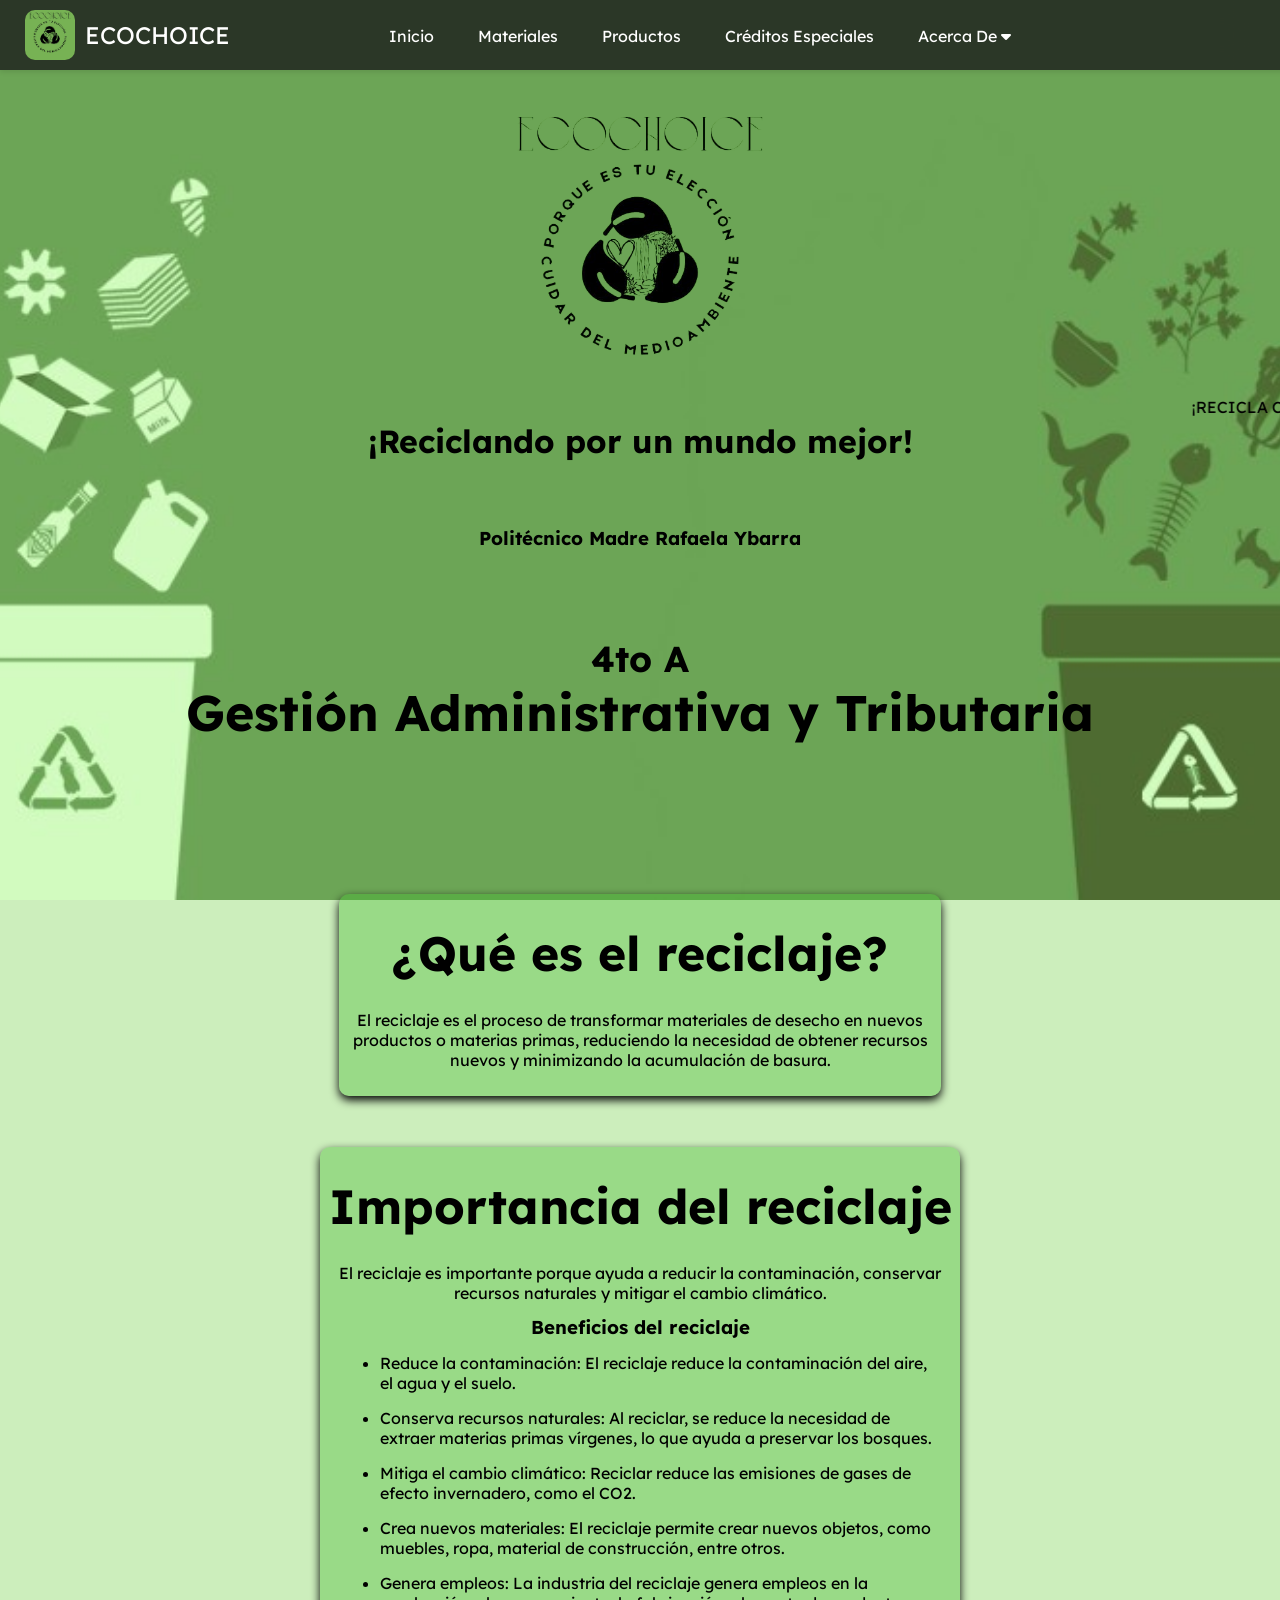
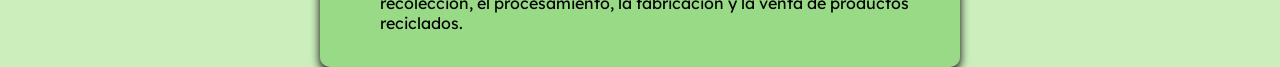
<file: Index.html>
<!DOCTYPE html>
<html lang="es">
<head>
    <meta charset="UTF-8">
    <meta name="viewport" content="width=device-width, initial-scale=1.0">
    <title>ECOCHOICE</title>  
    <link rel="icon" href="IMAGENES/LogoPrueba.ico">
    <link rel="stylesheet" href="Index.css">
    <link rel="preconnect" href="https://fonts.googleapis.com">
    <link rel="preconnect" href="https://fonts.gstatic.com" crossorigin>
    <link href="https://fonts.googleapis.com/css2?family=Lexend&display=swap" rel="stylesheet">
    <link rel="stylesheet" href="https://cdnjs.cloudflare.com/ajax/libs/font-awesome/6.7.2/css/all.min.css" integrity="sha512-Evv84Mr4kqVGRNSgIGL/F/aIDqQb7xQ2vcrdIwxfjThSH8CSR7PBEakCr51Ck+w+/U6swU2Im1vVX0SVk9ABhg==" crossorigin="anonymous" referrerpolicy="no-referrer" />
</head>
<body>
    <div class="Container">
        <a href="Index.html" class="Button">ECOCHOICE<a>
        <img src="IMAGENES/Logo1.jpeg" alt="Logo ECOCHOICE" class="imagenL">
        <nav class="MenuHorizontal">
            <ul>
                <li><a href="#" class="Inicio">Inicio</a></li>    
                <li><a href="Materiales.html" class="FDF">Materiales</a></li>    
                <li><a href="Manualidades.html" class="HN">Productos</a></li>    
                <li><a href="CreditosEspeciales.html" class="Consejos">Créditos Especiales</a></li>
                <li><a href="" class="AcercaDe">Acerca De <i class="fas fa-caret-down"></i></a>     
                    <div  class="MenuVertical">
                        <ul>
                            <li><a href="Nosotros.html" class="">Nosotros</a></li>
                            <li><a href="Contactanos.html" class="">Contactanos</a></li>    
                        </ul>  
                    </div>
                </li>
            </ul>
        </nav>
    </div>

    <header>
        <div class="Imgcontainer">
            <img src="IMAGENES/Logo2.png" alt="Logo secundario ECOCHOICE" class="imagenL2">
        </div>
        
        <h1>¡Reciclando por un mundo mejor!</h1>
        <div class="marquee-container">
            <marquee direction="left" class="marquee">¡RECICLA CON NOSOTROS!</marquee>
        </div>
    </header>

    <main>
        <section class="institucion">
            <h3 class="sub1">Politécnico Madre Rafaela Ybarra</h3>
            <h3 class="Sub3">4to A</h3>
            <h3 class="sub2">Gestión Administrativa y Tributaria</h3>
        </section>

        <section class="definicion-reciclaje">
            <div class="reciclaje">
                <br>
                <h2 class="QER">¿Qué es el reciclaje?</h2>
                </br>

                <br>
                    <p>El reciclaje es el proceso de transformar materiales de desecho
                    en nuevos productos o materias primas, reduciendo la necesidad de obtener recursos nuevos y minimizando
                    la acumulación de basura.</p>
                </br>

            </div>
        </section>
            <div class="Importancia">
                <br>
                <h2>Importancia del reciclaje</h2>
                </br>
                <p class="ImportanciaText">
                    El reciclaje es importante porque ayuda a reducir la contaminación, conservar recursos naturales y mitigar el cambio climático. 
                </p>
                <h3 class="BeneficioR">Beneficios del reciclaje</h3>
                <ul>
                    <li>Reduce la contaminación: El reciclaje reduce la contaminación del aire, el agua y el suelo.</li>
                    <li>Conserva recursos naturales: Al reciclar, se reduce la necesidad de extraer materias primas vírgenes, lo que ayuda a preservar los bosques.</li>
                    <li>Mitiga el cambio climático: Reciclar reduce las emisiones de gases de efecto invernadero, como el CO2.</li>
                    <li>Crea nuevos materiales: El reciclaje permite crear nuevos objetos, como muebles, ropa, material de construcción, entre otros.</li>
                    <li>Genera empleos: La industria del reciclaje genera empleos en la recolección, el procesamiento, la fabricación y la venta de productos reciclados.</li>
                </ul>
            </div>
            <div class="MVV">

            
            
            </div>
            


    </main>

    <script>
        function recargarPagina() {
            location.reload();
        }
    </script>
</body>
</html>
</file>
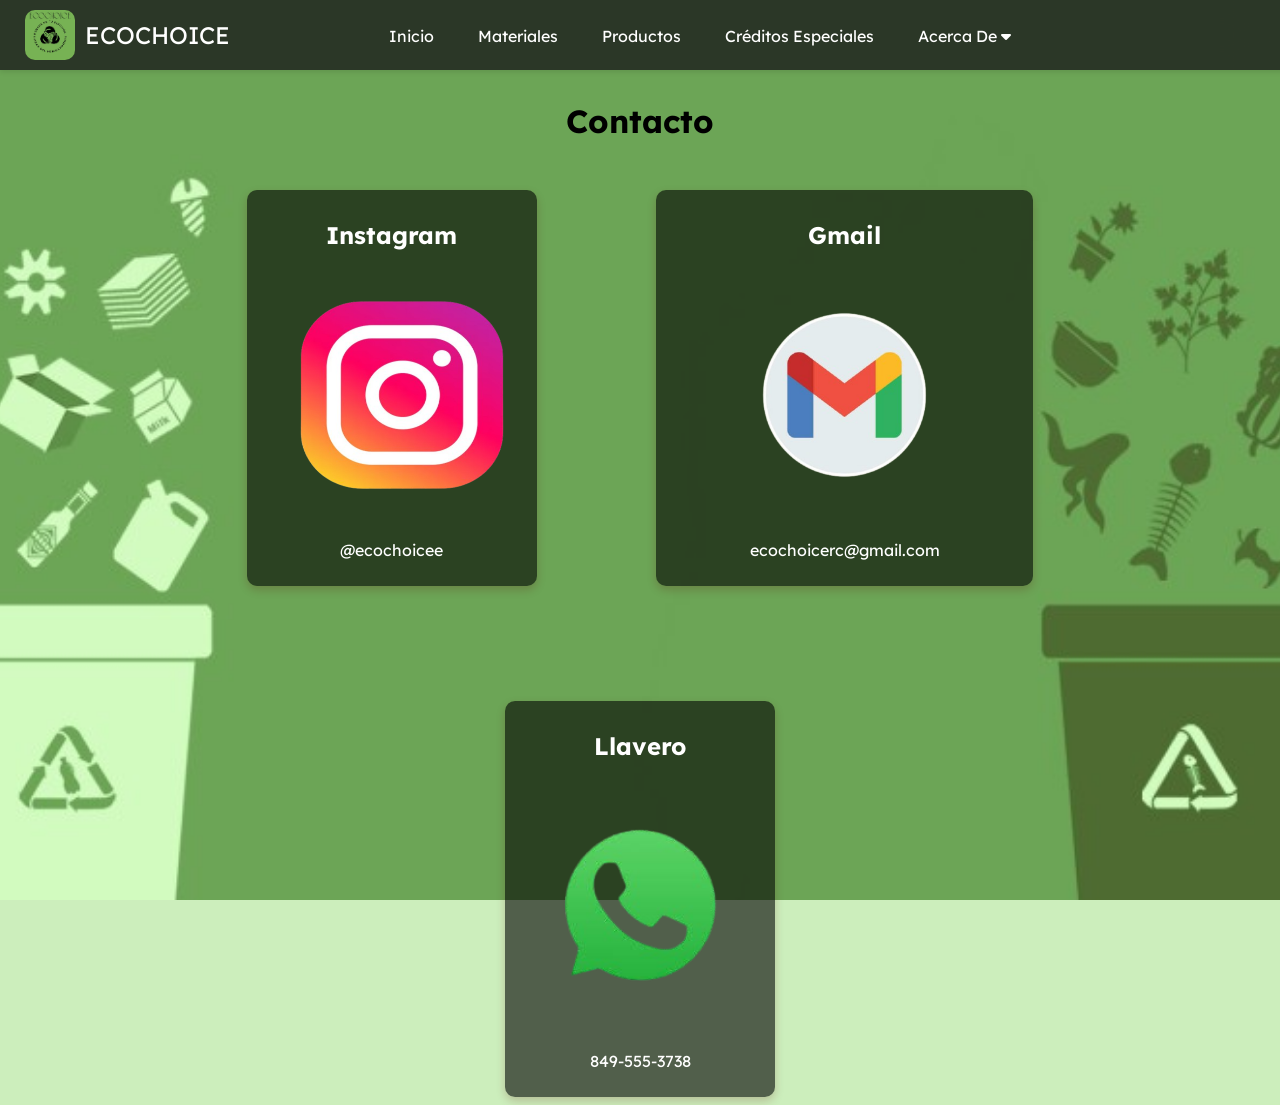
<file: Contactanos.html>
<!DOCTYPE html>
<html lang="es">
<head>
    <meta charset="UTF-8">
    <meta name="viewport" content="width=device-width, initial-scale=1.0">
    <title>ECOCHOICE</title>  
    <link rel="icon" href="IMAGENES/LogoPrueba.ico">
    <link rel="stylesheet" href="Contactanos.css">
    <link rel="preconnect" href="https://fonts.googleapis.com">
    <link rel="preconnect" href="https://fonts.gstatic.com" crossorigin>
    <link href="https://fonts.googleapis.com/css2?family=Lexend&display=swap" rel="stylesheet">
    <link rel="stylesheet" href="https://cdnjs.cloudflare.com/ajax/libs/font-awesome/6.7.2/css/all.min.css" integrity="sha512-Evv84Mr4kqVGRNSgIGL/F/aIDqQb7xQ2vcrdIwxfjThSH8CSR7PBEakCr51Ck+w+/U6swU2Im1vVX0SVk9ABhg==" crossorigin="anonymous" referrerpolicy="no-referrer" />
</head>

<body>
    
    <div class="Container">
        <a href="Index.html" class="Button">ECOCHOICE<a>
        <img src="IMAGENES/Logo1.jpeg" alt="Logo ECOCHOICE" class="imagenL">
        <nav class="MenuHorizontal">
            <ul>
                <li><a href="Index.html" class="Inicio">Inicio</a></li>    
                <li><a href="Materiales.html" class="FDF">Materiales</a></li>    
                <li><a href="Manualidades.html" class="HN">Productos</a></li>    
                <li><a href="CreditosEspeciales.html" class="Consejos">Créditos Especiales</a></li>
                <li><a href="" class="AcercaDe">Acerca De <i class="fas fa-caret-down"></i></a>     
                    <div  class="MenuVertical">
                        <ul>
                            <li><a href="Nosotros.html" class="">Nosotros</a></li>
                            <li><a href="#" class="">Contacto</a></li>    
                        </ul>  
                    </div>
                </li>
            </ul>
        </nav>
    </div>

    
    <h1>Contacto</h1>
    <center>
        
        
        
        <div class="Contactos">
            
            <div><h2>Instagram</h2></div>
            <a href="https://www.instagram.com/ecochoicee?igsh=Yzg2OHhoeG5vcTFl&utm_source=qr" target="_blank"> 
            <img src="IMAGENES/LogoInstagram (2).png" alt="">
            </a>
            <p>@ecochoicee</p>
            
            </div>
            
        <div class="Contactos">
            <div><h2>Gmail</h2></div>
            <img src="IMAGENES/GmailLogo.png" alt="">
            <p>ecochoicerc@gmail.com </p>
            </div>
        
        <div class="Contactos">
            <div><h2>Llavero</h2></div>
            <img src="IMAGENES/Whatsapp.png" alt="">
            <p>849-555-3738</p>
            </div>
        
    </center>
    




</body>
</html>
</file>
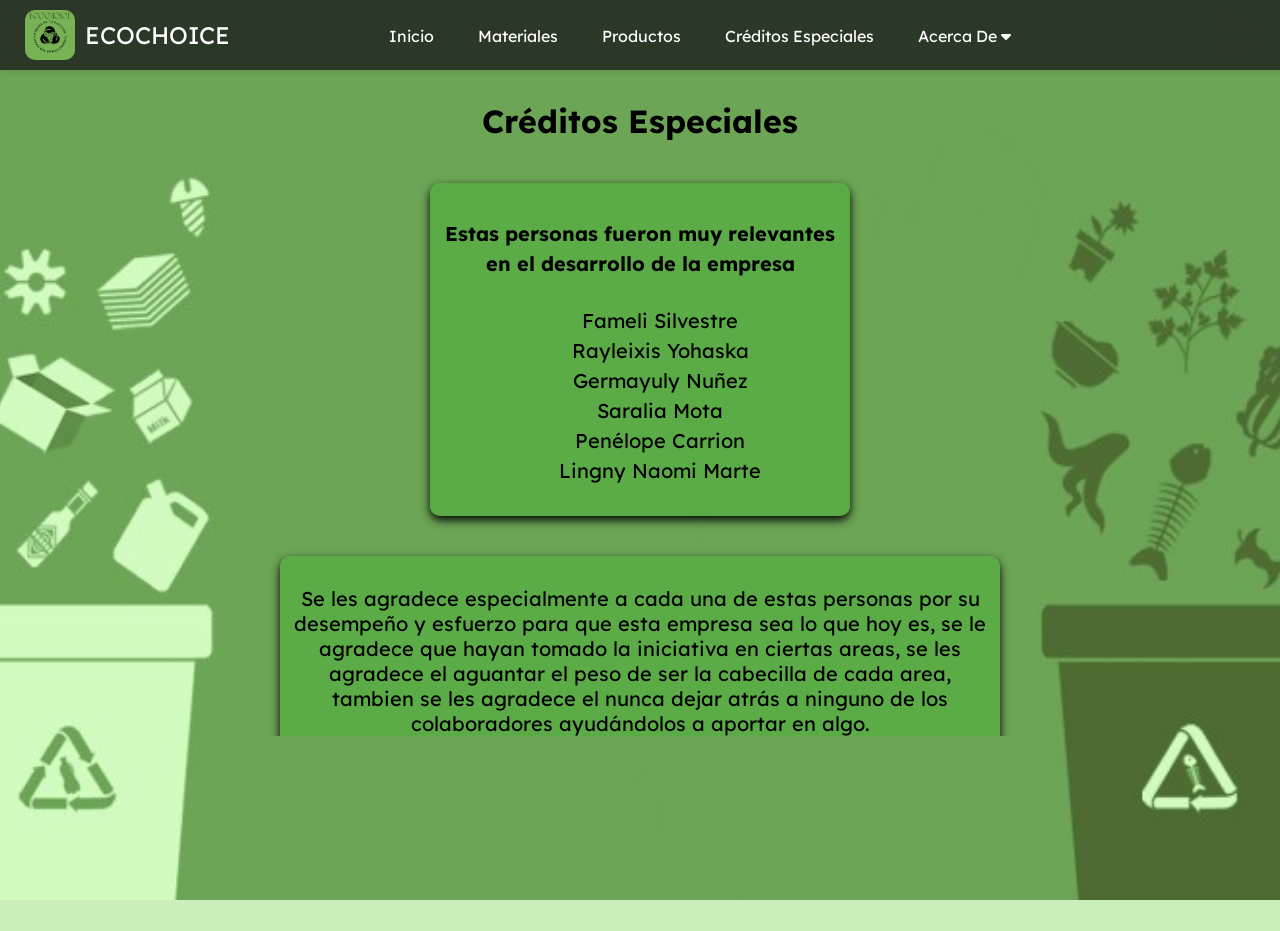
<file: CreditosEspeciales.html>
<!DOCTYPE html>
<html lang="en">
<head>
    <meta charset="UTF-8">
    <meta name="viewport" content="width=device-width, initial-scale=1.0">
    <title>ECOCHOICE</title>
    <link rel="stylesheet" href="CreditosEspeciales.css">
    <link rel="preconnect" href="https://fonts.googleapis.com">
    <link rel="preconnect" href="https://fonts.gstatic.com" crossorigin>
    <link href="https://fonts.googleapis.com/css2?family=Lexend&display=swap" rel="stylesheet">
    <link rel="icon" href="IMAGENES/LogoPrueba.ico">
    <link rel="stylesheet" href="https://cdnjs.cloudflare.com/ajax/libs/font-awesome/6.7.2/css/all.min.css" integrity="sha512-Evv84Mr4kqVGRNSgIGL/F/aIDqQb7xQ2vcrdIwxfjThSH8CSR7PBEakCr51Ck+w+/U6swU2Im1vVX0SVk9ABhg==" crossorigin="anonymous" referrerpolicy="no-referrer" />
</head>
<body>
    <h1>Créditos Especiales</h1>
    <center>
        
<div class="Container">
        <a href="Index.html" class="Button">ECOCHOICE<a>
        <img src="IMAGENES/Logo1.jpeg" alt="Logo ECOCHOICE" class="imagenL">
        <nav class="MenuHorizontal">
            <ul>
                <li><a href="Index.html" class="Inicio">Inicio</a></li>    
                <li><a href="Materiales.html" class="FDF">Materiales</a></li>    
                <li><a href="Manualidades.html" class="HN">Productos</a></li>    
                <li><a href="#" class="Consejos">Créditos Especiales</a></li>
                <li><a href="" class="AcercaDe">Acerca De <i class="fas fa-caret-down"></i></a>     
                    <div  class="MenuVertical">
                        <ul>
                            <li><a href="Nosotros.html" class="">Nosotros</a></li>
                            <li><a href="Contactanos.html" class="">Contactanos</a></li>    
                        </ul>  
                    </div>
                </li>
            </ul>
        </nav>
    </div>
        
        <center>
        <div class="List">
            
            <h4>Estas personas fueron muy relevantes en el desarrollo de la empresa</h4>
            <ul>
                <li> Fameli Silvestre</li>
                <li>Rayleixis Yohaska</li>
                <li>Germayuly Nuñez</li>
                <li> Saralia Mota</li>
                <li>Penélope Carrion</li>
                <li>Lingny Naomi Marte</li>
            </ul>
        </div>
        </center>
        <div class="Agradecimientos">
            <P class="text1">Se les agradece especialmente a cada una de estas personas por su desempeño y esfuerzo para que esta empresa sea lo que hoy es, se le agradece que 
                hayan tomado la iniciativa en ciertas areas, se les agradece el aguantar el peso de ser la cabecilla de cada area, tambien se les agradece el nunca 
                dejar atrás a ninguno de los colaboradores ayudándolos a aportar en algo.</P>
            <p class="text2">OJO: Todos los estudiantes del curso fueron imporantes para la creacion de la empresa, pero estas personas fueron las que más aportaron a todo.</p>
            <br><br><br><br>
        </div>
        
    </center>
    


        
</body>
</html>
</file>
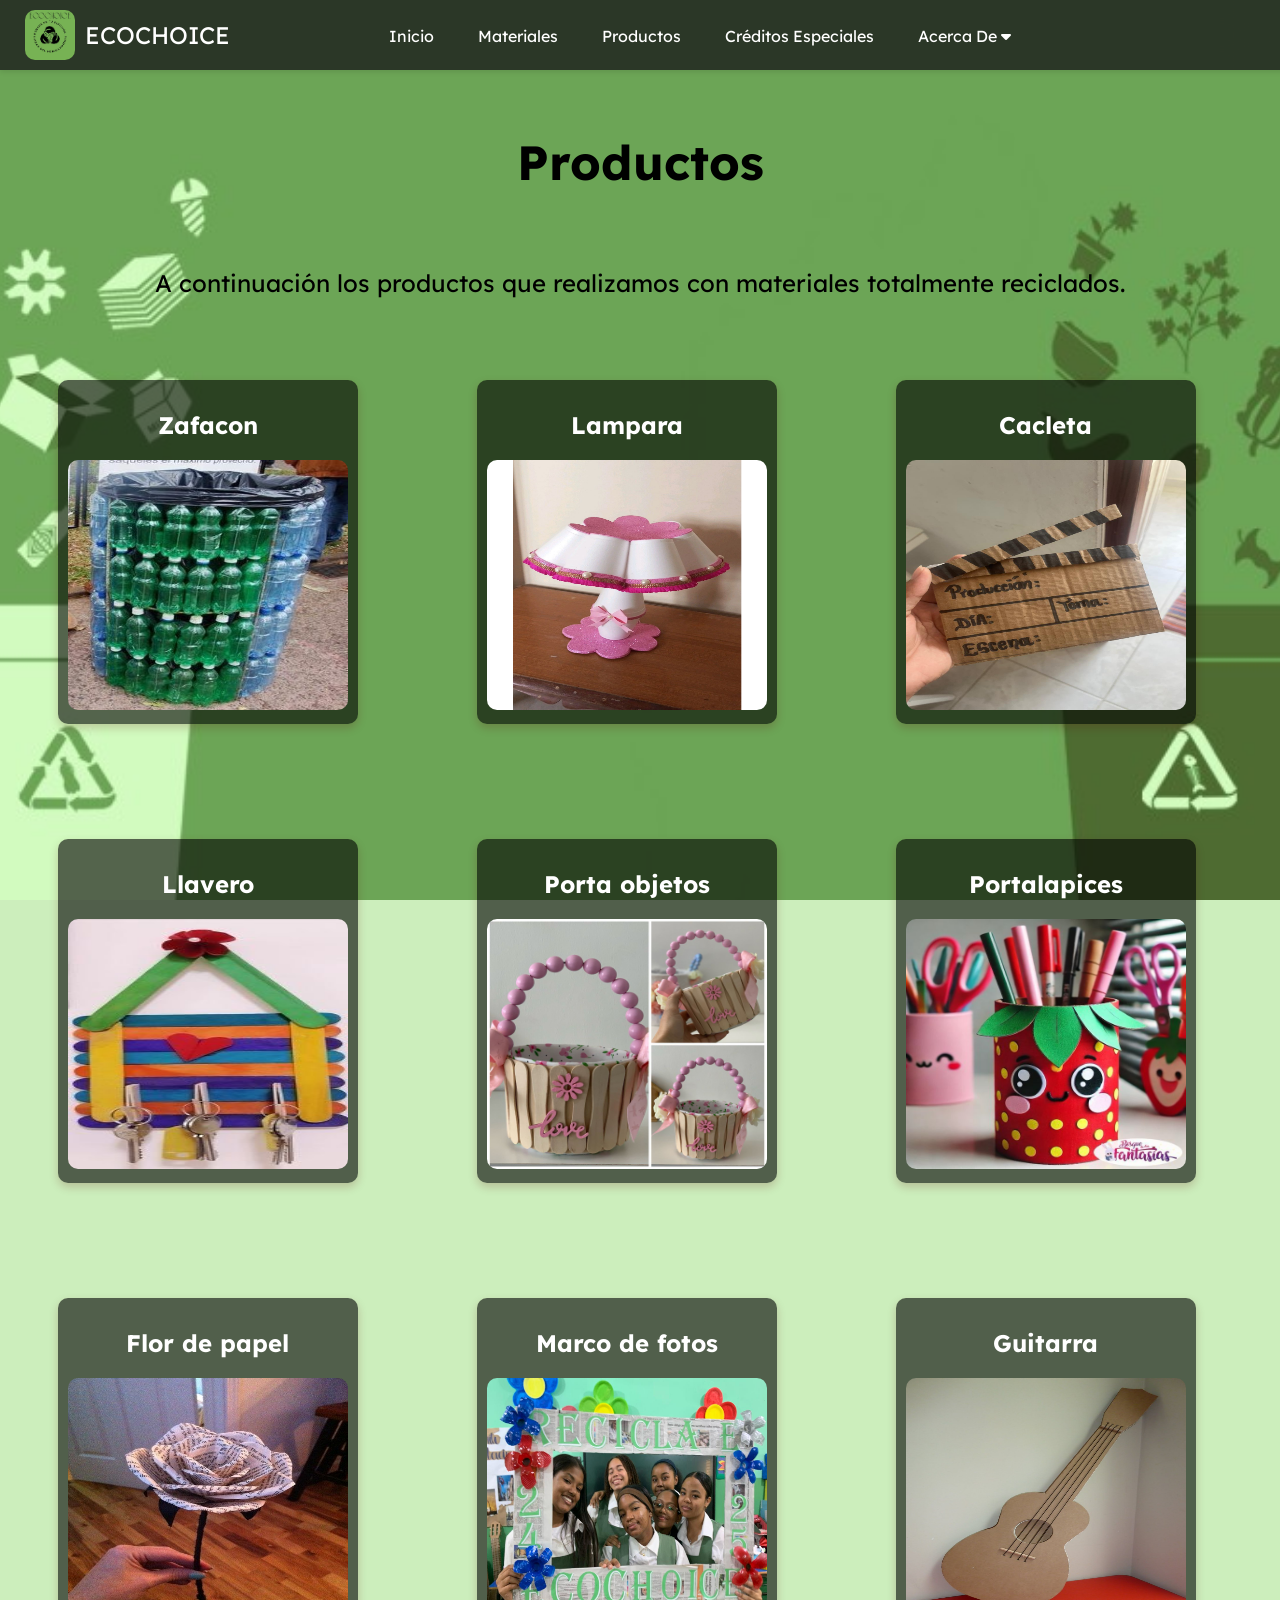
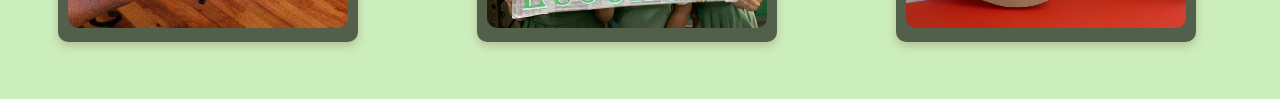
<file: Manualidades.html>
<!DOCTYPE html>
<html lang="en">
<head>
    <meta charset="UTF-8">
    <meta name="viewport" content="width=device-width, initial-scale=1.0">
    <title>ECOCHOICE</title>
    <link rel="stylesheet" href="Manualidades.css">
    <link rel="icon" href="IMAGENES/LogoPrueba.ico">
    <link rel="preconnect" href="https://fonts.googleapis.com">
    <link rel="preconnect" href="https://fonts.gstatic.com" crossorigin>
    <link href="https://fonts.googleapis.com/css2?family=Lexend&display=swap" rel="stylesheet">
    <link rel="stylesheet" href="https://cdnjs.cloudflare.com/ajax/libs/font-awesome/6.7.2/css/all.min.css" integrity="sha512-Evv84Mr4kqVGRNSgIGL/F/aIDqQb7xQ2vcrdIwxfjThSH8CSR7PBEakCr51Ck+w+/U6swU2Im1vVX0SVk9ABhg==" crossorigin="anonymous" referrerpolicy="no-referrer" />
</head>
<body>
    <h1>Productos</h1>
    <br><br><br><br><br><br>

    <center>
        <P class="AContinuacion">A continuación los productos que realizamos con materiales totalmente reciclados.<p>
    </center>
    
    
    

    <div class="Container">
        <a href="Index.html" class="Button">ECOCHOICE<a>
        <img src="IMAGENES/Logo1.jpeg" alt="Logo ECOCHOICE" class="imagenL">
        <nav class="MenuHorizontal">
            <ul>
                <li><a href="Index.html" class="Inicio">Inicio</a></li>    
                <li><a href="Materiales.html" class="FDF">Materiales</a></li>    
                <li><a href="Manualidades.html" class="HN">Productos</a></li>    
                <li><a href="CreditosEspeciales.html" class="Consejos">Créditos Especiales</a></li>
                <li><a href="" class="AcercaDe">Acerca De <i class="fas fa-caret-down"></i></a>     
                    <div  class="MenuVertical">
                        <ul>
                            <li><a href="" class="">Nosotros</a></li>
                            <li><a href="Contactanos.html" class="">Contacto</a></li>    
                        </ul>  
                    </div>
                </li>
            </ul>
        </nav>
    </div>

    <div class="manualidades">
        <div><h2>Zafacon</h2></div>
        <img src="IMAGENES/Zafacon.jpg" alt="">
        </div>
    
    <div class="manualidades">
        <div><h2>Lampara</h2></div>
        <img src="IMAGENES/Lampara.png" alt="">
        </div>
            
    <div class="manualidades">
        <div><h2>Cacleta</h2></div>
        <img src="IMAGENES/Cacleta.jpeg" alt="">
        </div>
    
    <div class="manualidades">
        <div><h2>Llavero</h2></div>
        <img src="IMAGENES/Llavero.jpeg" alt="">
        </div>
        
    <div class="manualidades">
        <div><h2>Porta objetos</h2></div>
        <img src="IMAGENES/PortaAlgo.jpeg" alt=""class="Lampara">
        </div>
                
    <div class="manualidades">
        <div><h2>Portalapices</h2></div>
        <img src="IMAGENES/Portalapices.jpeg" alt="">
        </div>
    <div class="manualidades">
        <div><h2>Flor de papel</h2></div>
        <img src="IMAGENES/Flor1.jpeg" alt="">
        </div>
        <div class="manualidades">
        <div><h2>Marco de fotos</h2></div>
        <img src="IMAGENES/Marco.jpeg" alt="">
        </div>
            <div class="manualidades">
        <div><h2>Guitarra</h2></div>
        <img src="IMAGENES/Guitarra.jpg" alt="">
        </div>
        

</body>
</html>
</file>
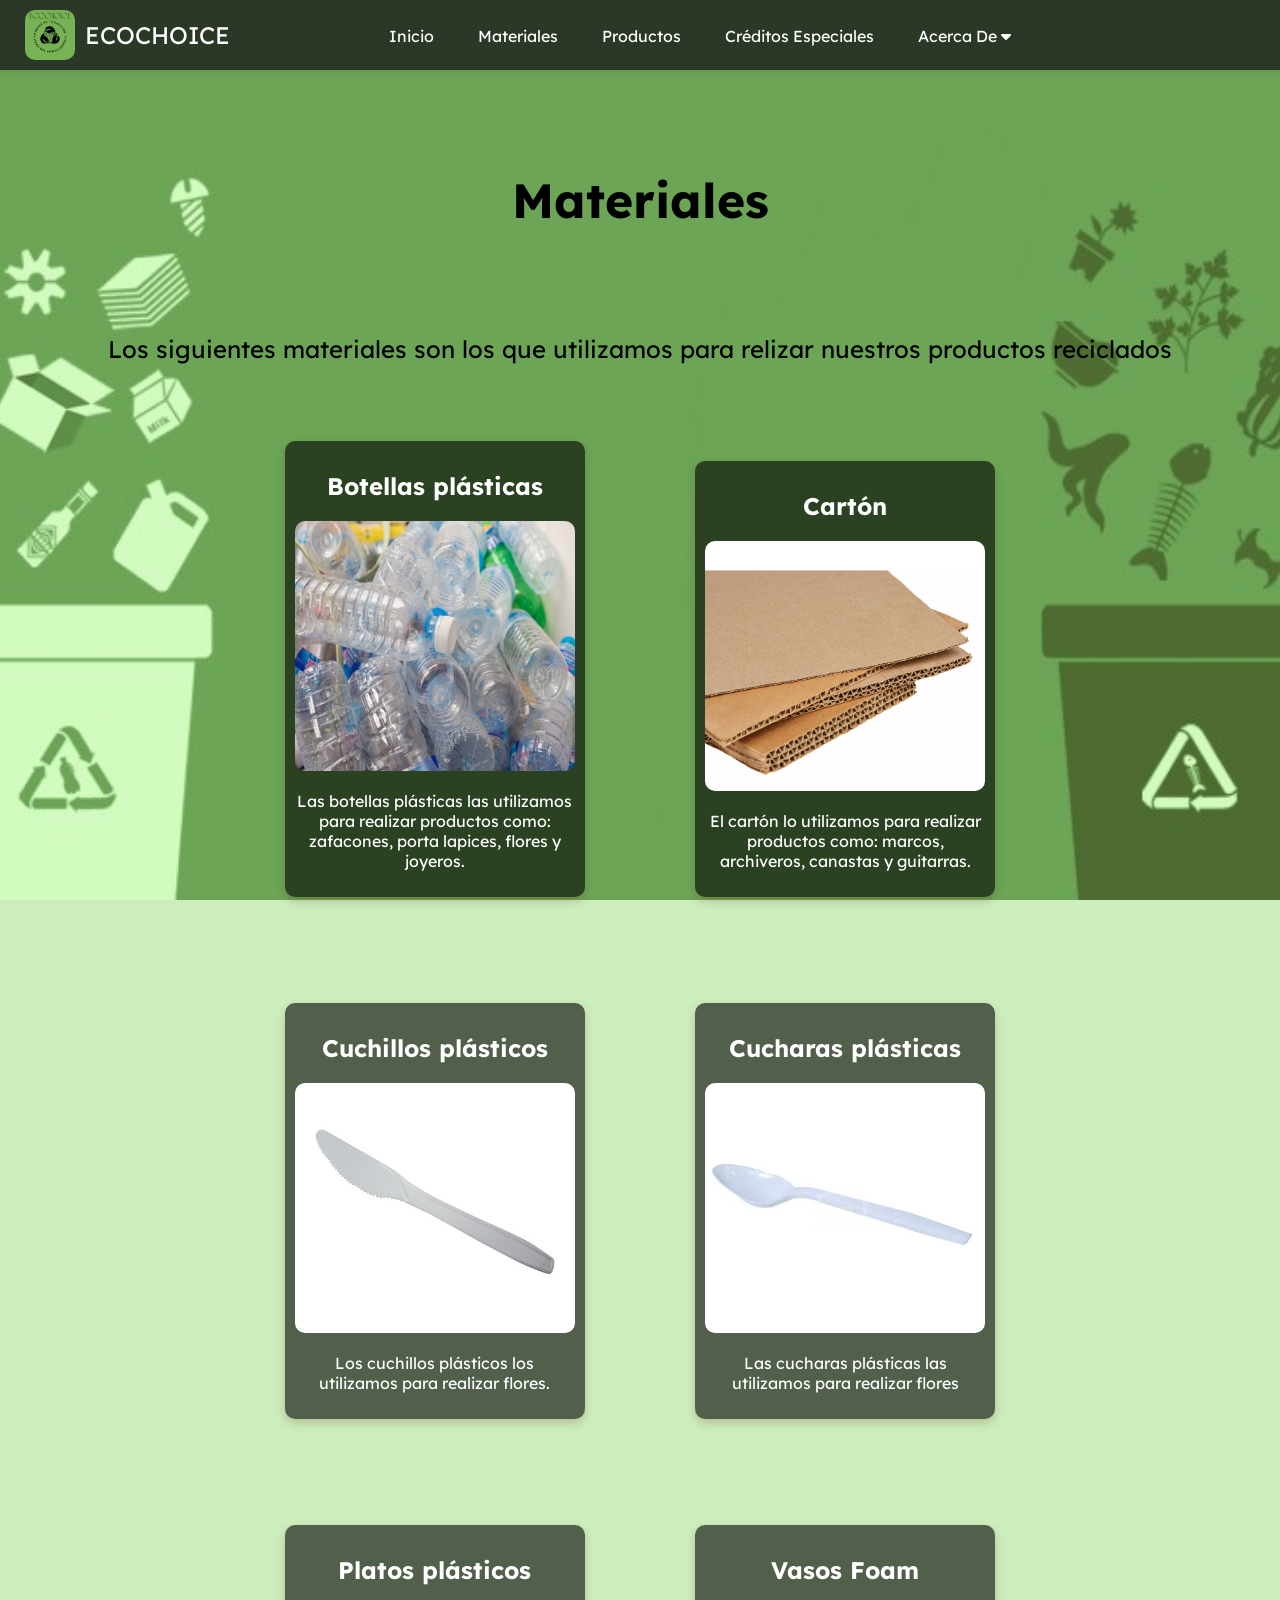
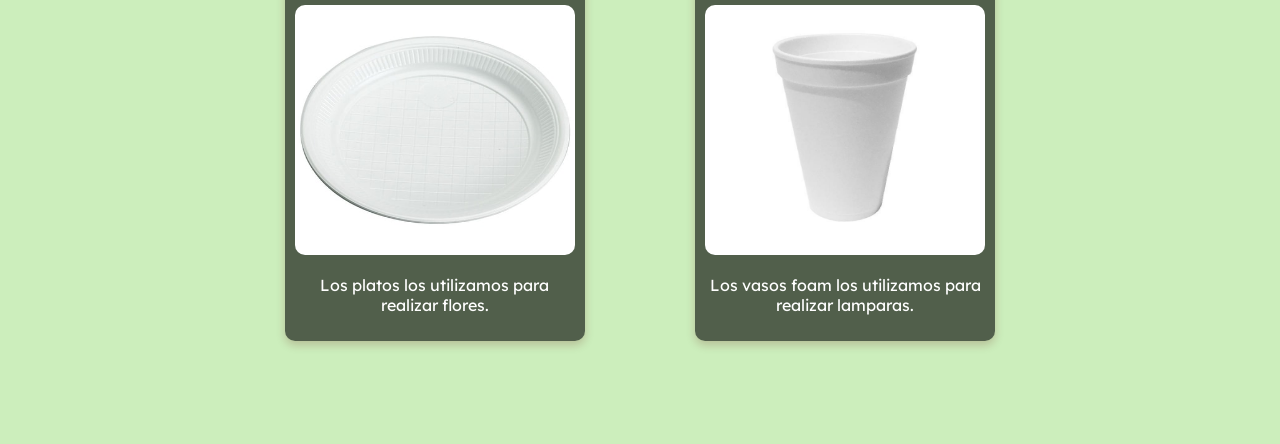
<file: Materiales.html>
<!DOCTYPE html>
<html lang="en">
<head>
    <meta charset="UTF-8">
    <meta name="viewport" content="width=device-width, initial-scale=1.0">
    <link rel="stylesheet" href="Materiales.css">
    <link rel="preconnect" href="https://fonts.googleapis.com">
    <link rel="preconnect" href="https://fonts.gstatic.com" crossorigin>
    <link href="https://fonts.googleapis.com/css2?family=Lexend&display=swap" rel="stylesheet">
    <title>ECOCHOICE</title>
    <link rel="icon" href="IMAGENES/LogoPrueba.ico">
    <link rel="stylesheet" href="https://cdnjs.cloudflare.com/ajax/libs/font-awesome/6.7.2/css/all.min.css" integrity="sha512-Evv84Mr4kqVGRNSgIGL/F/aIDqQb7xQ2vcrdIwxfjThSH8CSR7PBEakCr51Ck+w+/U6swU2Im1vVX0SVk9ABhg==" crossorigin="anonymous" referrerpolicy="no-referrer" />
</head>
<body>


<section id="materiales">
    <h1>Materiales</h1>
    <br><br><br><br><br><br>
    <font size="5px">
    <p>Los siguientes materiales son los que utilizamos para relizar nuestros productos reciclados</p>
    </font>
    
        <div class="Materia">
        <div style="color:white"> <h2>Botellas plásticas</h2> </div>
        <img src="IMAGENES/botellas.jpg" alt="materiales APR2" width= "400px">
        <p>Las botellas plásticas las utilizamos para realizar productos como: zafacones, porta lapices, flores y joyeros.</p> 
        </div>

        <div class="Materia">
        <div style="color:white"> <h2> Cartón </h2> </div>
        <img src="IMAGENES/carton.jpg" alt="Materiales APR2" >
        <p>El cartón lo utilizamos para realizar productos como: marcos, archiveros, canastas y guitarras.</p> 
        </div>

        <div class="Materia"  id="CP">
        <div style="color:white" > <h2>Cuchillos plásticos</h2> </div>
        <img src="IMAGENES/cuchillo.jpg" width="400px">
        <p>Los cuchillos plásticos los utilizamos para realizar flores.</p> 
        </div>

        <div class="Materia" id="cucharas">
        <div style="color:white">  <h2> Cucharas  plásticas</h2> </div>
        <img src="IMAGENES/cucharas.jpg" width="900px">
        <p>Las cucharas plásticas las utilizamos para realizar flores</p> 
        </div> </div>

        <div class="Materia">
        <div style="color:white">  <h2> Platos plásticos</h2> </div>
            <img src="IMAGENES/platos.jpg" width="900px">
            <p>Los platos los utilizamos para realizar flores.</p> 
            </div>
        
            <div class="Materia">
                <div style="color:white">  <h2>Vasos Foam</h2> </div>
                    <img src="IMAGENES/VasoFoam.jpg" width="900px">
                    <p>Los vasos foam los utilizamos para realizar lamparas.</p> 
                    </div> 


        <div class="Container">
            <a href="Index.html" class="Button">ECOCHOICE<a>
            <img src="IMAGENES/Logo1.jpeg" alt="Logo ECOCHOICE" class="imagenL">
            <nav class="MenuHorizontal">
            <ul>
                <li><a href="Index.html" class="Inicio">Inicio</a></li>    
                <li><a href="#" class="FDF">Materiales</a></li>    
                <li><a href="Manualidades.html" class="HN">Productos</a></li>    
                <li><a href="CreditosEspeciales.html" class="Consejos">Créditos Especiales</a></li>
                <li><a href="" class="AcercaDe">Acerca De <i class="fas fa-caret-down"></i></a>     
                    <div  class="MenuVertical">
                        <ul>
                            <li><a href="Nosotros.html" class="">Nosotros</a></li>
                            <li><a href="Contactanos.html" class="">Contacto</a></li>    
                        </ul>  
                    </div>
                </li>
            </ul>
        </nav>
    </div>

        
        
        

    </div>
</section>
</body>
</html>
</file>
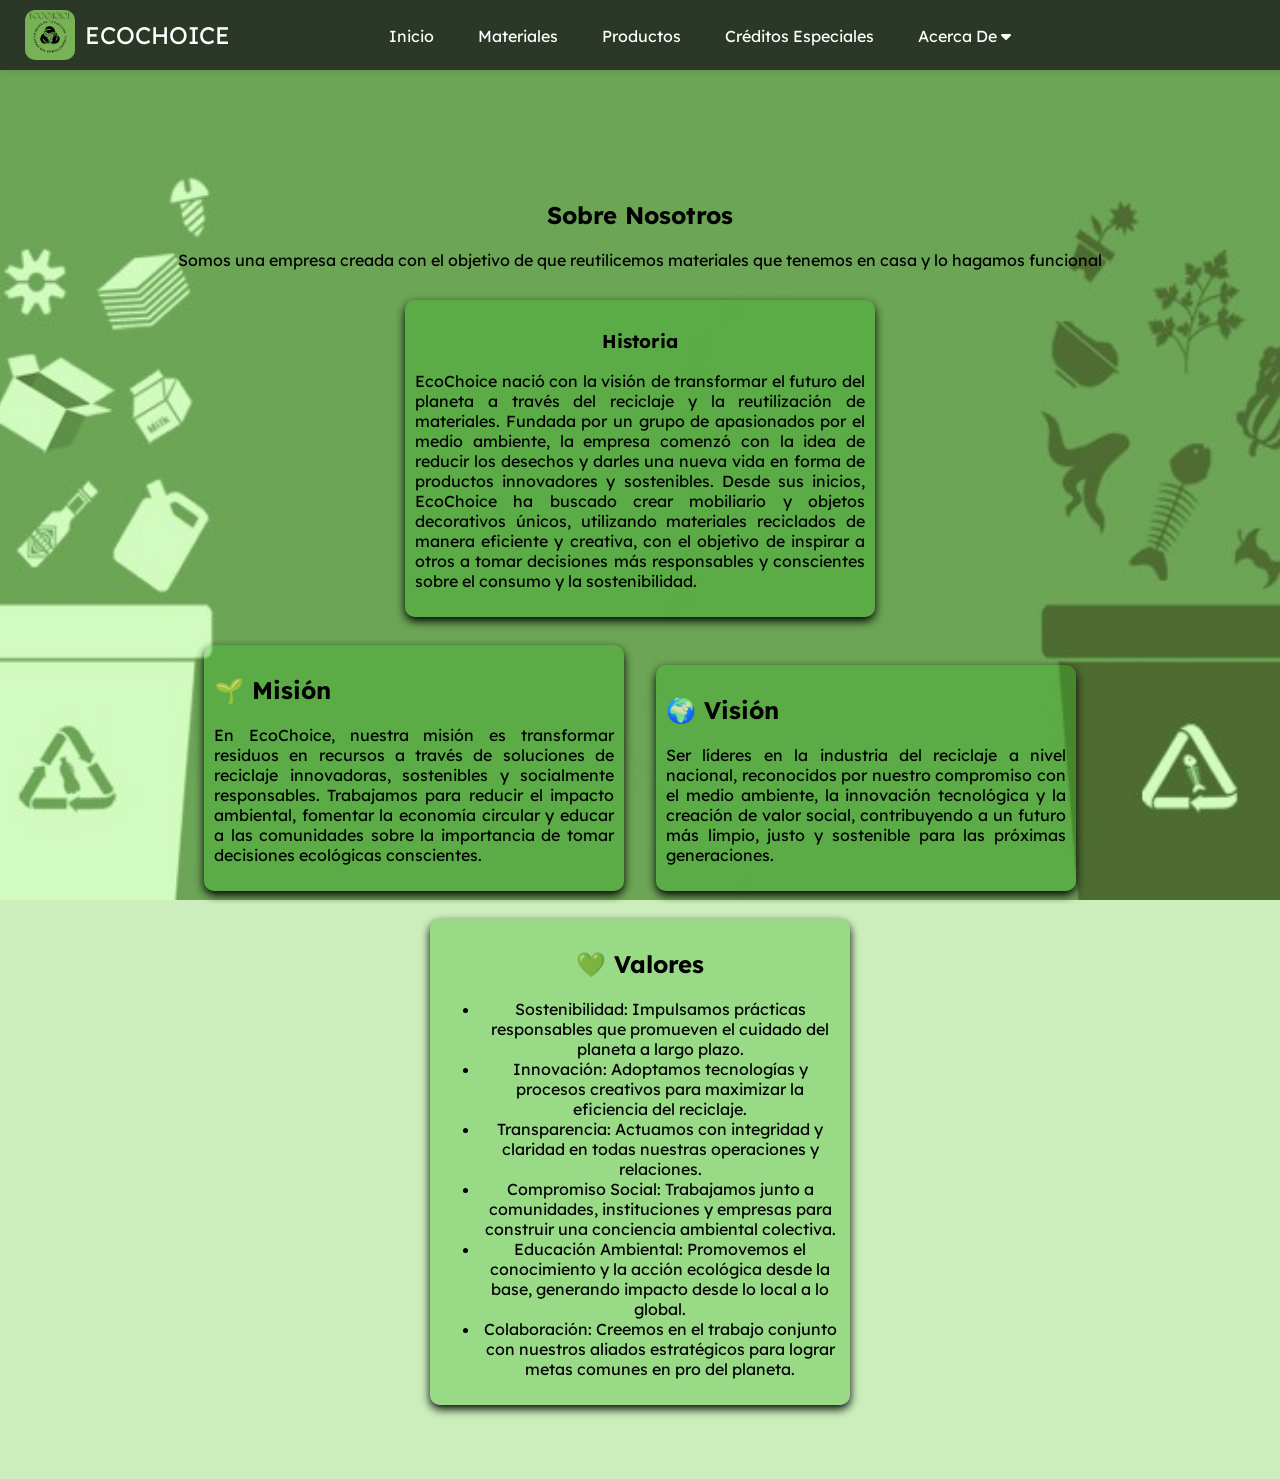
<file: Nosotros.html>
<!DOCTYPE html>
<html lang="es">
<head>
    <meta charset="UTF-8">
    <meta name="viewport" content="width=device-width, initial-scale=1.0">
    <title>ECOCHOICE</title>  
    <link rel="icon" href="IMAGENES/LogoPrueba.ico">
    <link rel="stylesheet" href="Nosotros.css">
    <link rel="preconnect" href="https://fonts.googleapis.com">
    <link rel="preconnect" href="https://fonts.gstatic.com" crossorigin>
    <link href="https://fonts.googleapis.com/css2?family=Lexend&display=swap" rel="stylesheet">
    <link rel="stylesheet" href="https://cdnjs.cloudflare.com/ajax/libs/font-awesome/6.7.2/css/all.min.css" integrity="sha512-Evv84Mr4kqVGRNSgIGL/F/aIDqQb7xQ2vcrdIwxfjThSH8CSR7PBEakCr51Ck+w+/U6swU2Im1vVX0SVk9ABhg==" crossorigin="anonymous" referrerpolicy="no-referrer" />
</head>

<body>

    <div class="Container">
        <a href="Index.html" class="Button">ECOCHOICE<a>
        <img src="IMAGENES/Logo1.jpeg" alt="Logo ECOCHOICE" class="imagenL">
        <nav class="MenuHorizontal">
            <ul>
                <li><a href="Index.html" class="Inicio">Inicio</a></li>    
                <li><a href="Materiales.html" class="FDF">Materiales</a></li>    
                <li><a href="Manualidades.html" class="HN">Productos</a></li>    
                <li><a href="CreditosEspeciales.html" class="Consejos">Créditos Especiales</a></li>
                <li><a href="" class="AcercaDe">Acerca De <i class="fas fa-caret-down"></i></a>     
                    <div  class="MenuVertical">
                        <ul>
                            <li><a href="" class="">Nosotros</a></li>
                            <li><a href="Contactanos.html" class="">Contactanos</a></li>    
                        </ul>  
                    </div>
                </li>
            </ul>
        </nav>
    </div>

    <section class="sobre-nosotros">
            <div class="Cuadro">
            <center>
                <h2>Sobre Nosotros</h2>
                <p>Somos una empresa creada con el objetivo de que reutilicemos materiales que tenemos en casa y lo hagamos funcional</p>
            </center>
            <center>
            <div class="H">
                <center>
                <h3 >Historia</h3>
                </center>
                <p>    
                EcoChoice nació con la visión de transformar el futuro del planeta a través del reciclaje y la reutilización de materiales. Fundada por un grupo de apasionados por el medio ambiente, la empresa comenzó con la idea de reducir los desechos y darles una nueva vida en forma de productos innovadores y sostenibles. Desde sus inicios, EcoChoice ha buscado crear mobiliario  y objetos decorativos únicos, utilizando materiales reciclados de manera eficiente y creativa, con el objetivo de inspirar a otros a tomar decisiones más responsables y conscientes sobre el consumo y la sostenibilidad. 
                </p>
            </div>
            
            </center>
            <center>
            <div class="HV"> 
            <h2>🌱 Misión</h2>
            <p> 
            En EcoChoice, nuestra misión es transformar residuos en recursos a través de soluciones de reciclaje innovadoras, sostenibles y socialmente responsables. Trabajamos para reducir el impacto ambiental, fomentar la economía circular y educar a las comunidades sobre la importancia de tomar decisiones ecológicas conscientes.
            </p>
            </div>
            <div class="HV"> 
            <h2>🌍 Visión</h2>
            <p>
            Ser líderes en la industria del reciclaje a nivel nacional, reconocidos por nuestro compromiso con el medio ambiente, la innovación tecnológica y la creación de valor social, contribuyendo a un futuro más limpio, justo y sostenible para las próximas generaciones.
            <p>
            </div>
            </center>
            
            </div>
            <center>
            <div class="HVV"> 
            <h2>💚 Valores</h2>
            <ul>
                <li>
                    Sostenibilidad: Impulsamos prácticas responsables que promueven el cuidado del planeta a largo plazo.
                </li>
                <li>
                    Innovación: Adoptamos tecnologías y procesos creativos para maximizar la eficiencia del reciclaje.
                </li>
                <li>
                    Transparencia: Actuamos con integridad y claridad en todas nuestras operaciones y relaciones.
                </li>
                <li>
                    Compromiso Social: Trabajamos junto a comunidades, instituciones y empresas para construir una conciencia ambiental colectiva.
                </li>
                <li>
                    Educación Ambiental: Promovemos el conocimiento y la acción ecológica desde la base, generando impacto desde lo local a lo global.

                </li>
                <li>
                    Colaboración: Creemos en el trabajo conjunto con nuestros aliados estratégicos para lograr metas comunes en pro del planeta.
                </li>
            </ul>
            </div>
            </center>
            <br>
            <br>
            <br>
            


</body>
</file>
<file: Index.css>
body{
    background-image: url(IMAGENES/Fondo3.jpg);
    background-size: cover;
    background-position: center;
    background-attachment: fixed;
    background-color: rgb(204, 238, 188);
    background-repeat: no-repeat;
    margin: 0;
    font-family: 'Lexend', sans-serif;
    align-items: center;
    overflow: auto;

}

html{
    scroll-behavior: smooth;
}


h1{
    text-align: center;
    position: relative;
    top: 80px;
}

h2{
    text-align: center;
    font-size: 48px;
    font-family: 'Lexend', sans-serif;

    
}

.sub1 {
    text-align: center;
    position: relative;
    top: 0px;

}

.Sub3 {
    text-align: center;
    position: relative;
    top: 50px;
    font-size: 36px;
}

.sub2 {
    text-align: center;
    position: relative;
    top: 00px;
    font-size: 50px;
}

.Button{
    position: absolute;
    top: 10px;
    background-color: transparent;
    color: white;
    border: transparent;
    cursor: pointer;
    font-size: 24px;
    left: 75px;
    font-family: 'Lexend', sans-serif;
}

.Container{
    position: fixed;   
    top: 0px;
    left: 0px;
    width: 100vw;
    height: 50px;
    background-color: rgba(28, 28, 28, 0.8);
    display: flex;
    justify-content: center;
    padding: 10px;
    box-shadow: 0 2px 5px rgba(0, 0, 0, 0.1);
    z-index: 10;
    backdrop-filter: blur(25px);

}



a{
    color: white;
    font-family: 'Lexend', sans-serif;
    padding: 10px;
    text-decoration: none;
    
}

.MenuHorizontal{
    padding: 0;
    margin-top: -20px;
    box-sizing: border-box;
    list-style: none;
}

.MenuHorizontal li{
    position: relative;
    top: -10px;
    display: inline-block;   
    padding: 10px; 
}

.MenuVertical{
    display: none;
    position: absolute;
    list-style: none;
    top: 100%;
    left: -25px;
    background-color: rgba(28, 28, 28, 1);
    margin: 14px ;
    border-bottom-left-radius: 10px;
    border-bottom-right-radius: 10px;
}

.MenuHorizontal li:hover .MenuVertical {
    display: block;
}

.MenuVertical ul{
    display: block;
}

.MenuVertical li {
    width: 125px;
    padding: 10px;

}



.AcercaDe:hover {
    color: darkgray;
}

.Button:hover{
    color: darkgray;
}

.Inicio:hover{
    color: darkgray;
    
}

.FDF:hover{
    color: darkgray;
}

.HN:hover{
    color: darkgray;
}

.Consejos:hover{
    color: darkgray;
}

p{
    text-align: center;
}

.iconos {
    text-align: center;
}

.reciclaje{

    background-color: rgba(62, 182, 44, 0.359);
    padding: 1px;
    margin: 1px auto;
    width: 600px;
    height: 200px;
    border-radius: 10px;
    box-shadow: 0px 4px 10px;
    display: flex;
    flex-direction: column;
    align-items: center;
    justify-items: center;
    transition: transform 0.3s;
    position: relative;
    top: 100px;
}

.reciclaje:hover{
    transform: scale(1.05);
}

.reciclaje h2{
    position: absolute;
    top: -10px;
}

.reciclaje p{
    position: absolute;
    top: 100px;
}

.imagenL {
    height: 50px;
    position: absolute;
    top: 10px;
    left: 25px;
    
    border-radius: 10px;
}

.imagenL2 {
    width: 300px;
    height: 300px;
}



.QER{
    position: relative;
    top: 110px;
}

.Importancia{
    background-color: rgba(62, 182, 44, 0.359);
    padding: 10px 20px ;
    margin: 1px auto;
    width: 600px;
    height: 500px;
    border-radius: 10px;
    box-shadow: 0px 4px 10px;
    display: flex;
    flex-direction: column;
    align-items: center;
    justify-items: center;
    z-index: 1;
    transition: transform 0.3s;
    position: relative;
    top: 150px;


}

.Importancia:hover{
    transform: scale(1.05);
}

.Importancia ul li {
    margin: 15px 0;
}

.Importancia h2{
    position: absolute;
    top: -10px;
}

.Importancia p {
    position: absolute;
    top: 100px;
}

.Importancia h3{
    position: absolute;
    top: 150px;
}

.Importancia ul{
    position: relative;
    top: 125px;
}


.Cuadro{
    position: relative;
    top: 100px;
    margin: 100px;
}

.Cuadro h2{
    top: 10px;
}

.Imgcontainer{
    display: grid;
    align-items: center;
    justify-items: center;
    margin-top: 100px;

}

.marquee-container{
    position: relative;
    bottom: 86px;
    
}

header h1 {
    position: relative;
    top: 0px;
}
</file>
<file: Contactanos.css>
body{

    background-image: url(IMAGENES/Fondo3.jpg);
    background-size: cover;
    background-position: center;
    background-attachment: fixed;
    background-color: rgb(204, 238, 188);
    background-repeat: no-repeat;
    margin: 0;
    font-family: 'Lexend', sans-serif;
    align-items: center;
    overflow: auto;


}

.insta img {
    height :100px;
    width :100px;

}

h1{
    text-align: center;
    position: relative;
    top: 80px;
}

.Button{
    position: absolute;
    top: 10px;
    background-color: transparent;
    color: white;
    border: transparent;
    cursor: pointer;
    font-size: 24px;
    left: 75px;
    font-family: 'Lexend', sans-serif;
}

.Container{
    position: fixed;   
    top: 0px;
    left: 0px;
    width: 100vw;
    height: 50px;
    background-color: rgba(28, 28, 28, 0.8);
    display: flex;
    justify-content: center;
    padding: 10px;
    box-shadow: 0 2px 5px rgba(0, 0, 0, 0.1);
    z-index: 10;
    backdrop-filter: blur(25px);

}



a{
    color: white;
    font-family: 'Lexend', sans-serif;
    padding: 10px;
    text-decoration: none;
    
}

.MenuHorizontal{
    padding: 0;
    margin-top: -20px;
    box-sizing: border-box;
    list-style: none;
}

.MenuHorizontal li{
    position: relative;
    top: -10px;
    display: inline-block;   
    padding: 10px; 
}

.MenuVertical{
    display: none;
    position: absolute;
    list-style: none;
    top: 100%;
    left: -25px;
    background-color: rgba(28, 28, 28, 1);
    margin: 14px ;
    border-bottom-left-radius: 10px;
    border-bottom-right-radius: 10px;
}

.MenuHorizontal li:hover .MenuVertical {
    display: block;
}

.MenuVertical ul{
    display: block;
}

.MenuVertical li {
    width: 125px;
    padding: 10px;

}



.AcercaDe:hover {
    color: darkgray;
}

.Button:hover{
    color: darkgray;
}

.Inicio:hover{
    color: darkgray;
    
}

.FDF:hover{
    color: darkgray;
}

.HN:hover{
    color: darkgray;
}

.Consejos:hover{
    color: darkgray;
}


.imagenL {
    height: 50px;
    position: absolute;
    top: 10px;
    left: 25px;
    
    border-radius: 10px;
}

.Contacto{
    display: inline-block;
    width: 100px;
    padding: 10px;
    background-color: aqua;
    margin: 100px auto;
    
}


.Gmail {
    width: 50px;
    height :50px;
    
}

.Contacto img {
    width: 100px;
    height :100px;
    
}


.Contactos  {
    background: rgba(0, 0, 0, 0.6);
    padding: 10px;
    margin: 4.5%;
    display: inline-block;
    width: auto;
    border-radius: 10px;
    transition: transform 0.3s, box-shadow 0.3s;
    box-shadow: 0px 4px 10px rgba(97, 1, 1, 0.2);
    color: white;
    text-align: center;
    position: relative;
    top: 50px;
}

.Contactos img {
    width: 100%;
    height: 250px;
    border-radius: 10px;

}

.Lampara {
    width: 50%;
}

.Contactos:hover{
    transform: scale(1.05);
    box-shadow: 0px 6px 15px rgba(255, 255, 255, 0.4);
}

.ImagenLogo{
    position: absolute;
    left: 0;
}
</file>
<file: CreditosEspeciales.css>
body{
    background-image: url(IMAGENES/Fondo3.jpg);
    background-size: cover;
    background-position: center;
    background-attachment: fixed;
    background-color: rgb(204, 238, 188);
    background-repeat: no-repeat;
    margin: 0;
    font-family: 'Lexend', sans-serif;
    align-items: center;
    overflow: auto;

}

.List ul {
list-style-type: none;
}

html{
    scroll-behavior: smooth;
}


html,body{
    overflow-x: hidden;
}

h1{
    text-align: center;
    position: relative;
    top: 80px;
}

.Button{
    position: absolute;
    top: 10px;
    background-color: transparent;
    color: white;
    border: transparent;
    cursor: pointer;
    font-size: 24px;
    left: 75px;
}

.Container{
    position: fixed;   
    top: 0px;
    left: 0px;
    width: 100vw;
    height: 50px;
    background-color: rgba(28, 28, 28, 0.8);
    display: flex;
    justify-content: center;
    padding: 10px;
    box-shadow: 0 2px 5px rgba(0, 0, 0, 0.1);
    z-index: 10;
    backdrop-filter: blur(25px);

}



a{
    color: white;
    font-family: 'Lexend', sans-serif;
    padding: 10px;
    text-decoration: none;
    
}

.MenuHorizontal{
    padding: 0;
    margin-top: -20px;
    box-sizing: border-box;
    list-style: none;
}

.MenuHorizontal li{
    position: relative;
    top: -10px;
    display: inline-block;   
    padding: 10px; 
}

.MenuVertical{
    display: none;
    position: absolute;
    list-style: none;
    top: 100%;
    left: -25px;
    background-color: rgba(28, 28, 28, 1);
    margin: 14px ;
    border-bottom-left-radius: 10px;
    border-bottom-right-radius: 10px;
}

.MenuHorizontal li:hover .MenuVertical {
    display: block;
}

.MenuVertical ul{
    display: block;
}

.MenuVertical li {
    width: 125px;
    padding: 10px;

}

.Button:hover{
    color: darkgray;
}

.Inicio:hover{
    color: darkgray;
}

.FDF:hover{
    color: darkgray;
}

.HN:hover{
    color: darkgray;
}

.Consejos:hover{
    color: darkgray;
}

.List{
    position: relative;
    top: 100px;
    display: block;
    font-size: 20px;
    height: auto;
    padding-right :0px;
    width: 400px;
    background-color: rgba(62, 182, 44, 0.359);
    border-radius: 10px;
    box-shadow: 0px 4px 10px;
    transition: transform 0.3s;
    padding: 10px;
    line-height: 30px;
    
}


.List:hover {
    transform: scale(1.05);
    transition: 0.5s;

}


.thanks {

    display: flex;
    justify-content: center;
    margin-top: 200px;


}

.text1 {
    font-size: 20px;

}
.text2 {
    font-size: 20px;


}

.Agradecimientos {

height: 300px;
width: 700px;
background-color: rgba(62, 182, 44, 0.359);
display: block;
padding: 10px;
border-radius: 10px;
position: relative;
top: 140px;
transition: transform 0.3s;
box-shadow: 0px 4px 10px;

}
.Agradecimientos:hover {

transform: scale(1.05);
transition: 0.5s;


}

.imagenL {
    height: 50px;
    position: absolute;
    top: 10px;
    left: 25px;
    
    border-radius: 10px;
}
</file>
<file: Manualidades.css>
body{
    background-image: url(IMAGENES/Fondo3.jpg);
    background-size: cover;
    background-position: center;
    background-attachment: fixed;
    background-color: rgb(204, 238, 188);
    background-repeat: no-repeat;
    margin: 0;
    font-family: 'Lexend', sans-serif;
    align-items: center;
    overflow: auto;

}

html{
    scroll-behavior: smooth;
}


h1{
    text-align: center;
    position: relative;
    top: 100px;
    font-size: 48px;
}

.Button{
    position: absolute;
    top: 10px;
    background-color: transparent;
    color: white;
    border: transparent;
    cursor: pointer;
    font-size: 24px;
    left: 75px;
    font-family: 'Lexend',
}

.Container{
    position: fixed;   
    top: 0px;
    left: 0px;
    width: 100vw;
    height: 50px;
    background-color: rgba(28, 28, 28, 0.8);
    display: flex;
    justify-content: center;
    padding: 10px;
    box-shadow: 0 2px 5px rgba(0, 0, 0, 0.1);
    z-index: 10;
    backdrop-filter: blur(25px);

}



a{
    color: white;
    font-family: 'Lexend', sans-serif;
    padding: 10px;
    text-decoration: none;
    
}

.MenuHorizontal{
    padding: 0;
    margin-top: -20px;
    box-sizing: border-box;
    list-style: none;
}

.MenuHorizontal li{
    position: relative;
    top: -10px;
    display: inline-block;   
    padding: 10px; 
}

.MenuVertical{
    display: none;
    position: absolute;
    list-style: none;
    top: 100%;
    left: -25px;
    background-color: rgba(28, 28, 28, 1);
    margin: 14px ;
    border-bottom-left-radius: 10px;
    border-bottom-right-radius: 10px;
}

.MenuHorizontal li:hover .MenuVertical {
    display: block;
}

.MenuVertical ul{
    display: block;
}

.MenuVertical li {
    width: 125px;
    padding: 10px;

}


.Button:hover{
    color: darkgray;
}

.Inicio:hover{
    color: darkgray;
}

.FDF:hover{
    color: darkgray;
}

.HN:hover{
    color: darkgray;
}

.Consejos:hover{
    color: darkgray;
}

.imagenL {
    height: 50px;
    position: absolute;
    top: 10px;
    left: 25px;
    
    border-radius: 10px;
}



.manualidades  {
    background: rgba(0, 0, 0, 0.6);
    padding: 10px;
    margin: 4.5%;
    display: inline-block;
    width: 280px;
    border-radius: 10px;
    transition: transform 0.3s, box-shadow 0.3s;
    box-shadow: 0px 4px 10px rgba(97, 1, 1, 0.2);
    color: white;
    text-align: center;
}

.manualidades img {
    width: 100%;
    height: 250px;
    border-radius: 10px;

}

.Lampara {
    width: 50%;
}

.manualidades:hover{
    transform: scale(1.05);
    box-shadow: 0px 6px 15px rgba(255, 255, 255, 0.4);
}

.AContinuacion {
    font-size: 24px;
}
</file>
<file: Materiales.css>
body{
    background-image: url(IMAGENES/Fondo3.jpg);
    background-size: cover;
    background-position: center;
    background-attachment: fixed;
    background-color: rgb(204, 238, 188);
    background-repeat: no-repeat;
    margin: 0;
    font-family: 'Lexend', sans-serif;
    align-items: center;
    overflow: auto;

}

html{
    scroll-behavior: smooth;
}


h1{
    text-align: center;
    position: relative;
    top: 80px;
    font-size: 48px;
}


.Button{
    position: absolute;
    top: 10px;
    background-color: transparent;
    color: white;
    border: transparent;
    cursor: pointer;
    font-size: 24px;
    left: 75px;
    font-family: 'Lexend',
}

.Container{
    position: fixed;   
    top: 0px;
    left: 0px;
    width: 100vw;
    height: 50px;
    background-color: rgba(28, 28, 28, 0.8);
    display: flex;
    justify-content: center;
    padding: 10px;
    box-shadow: 0 2px 5px rgba(0, 0, 0, 0.1);
    z-index: 10;
    backdrop-filter: blur(25px);

}



a{
    color: white;
    font-family: 'Lexend', sans-serif;
    padding: 10px;
    text-decoration: none;
    
}

.MenuHorizontal{
    padding: 0;
    margin-top: -20px;
    box-sizing: border-box;
    list-style: none;
}

.MenuHorizontal li{
    position: relative;
    top: -10px;
    display: inline-block;   
    padding: 10px; 
}

.MenuVertical{
    display: none;
    position: absolute;
    list-style: none;
    top: 100%;
    left: -25px;
    background-color: rgba(28, 28, 28, 1);
    margin: 14px ;
    border-bottom-left-radius: 10px;
    border-bottom-right-radius: 10px;
}

.MenuHorizontal li:hover .MenuVertical {
    display: block;
}

.MenuVertical ul{
    display: block;
}

.MenuVertical li {
    width: 125px;
    padding: 10px;

}

.Button:hover{
    color: darkgray;
}

.Inicio:hover{
    color: darkgray;
}

.FDF:hover{
    color: darkgray;
}

.HN:hover{
    color: darkgray;
}

.Consejos:hover{
    color: darkgray;
}


header {
    text-align: center;
    padding: 12px 12px 12px;
    background: rgba(0, 0, 0, 0.6);
    box-shadow: 0px 4px 10px rgba(255, 255, 255, 0.2);
    border-radius: 10px;
    margin: 40px auto 20px;
    width: 40%;
}

section {
    padding: 50px;
    text-align: center;
}

.Materia{
    background: rgba(0, 0, 0, 0.6);
    padding: 10px;
    margin: 4.5%;
    display: inline-block;
    width: 280px;
    border-radius: 10px;
    transition: transform 0.3s, box-shadow 0.3s;
    box-shadow: 0px 4px 10px rgba(97, 1, 1, 0.2);
    color: white;
}

.Materia:hover {
    transform: scale(1.05);
    box-shadow: 0px 6px 15px rgba(255, 255, 255, 0.4);
}

.Materia img {
    width: 100%;
    height: 250px;
    border-radius: 10px;
}

.imagenL {
    height: 50px;
    position: absolute;
    top: 10px;
    left: 25px;
    border-radius: 10px;
}
</file>
<file: Nosotros.css>
body{

    background-image: url(IMAGENES/Fondo3.jpg);
    background-size: cover;
    background-position: center;
    background-attachment: fixed;
    background-color: rgb(204, 238, 188);
    background-repeat: no-repeat;
    margin: 0;
    font-family: 'Lexend', sans-serif;
    align-items: center;
    overflow: auto;


}


.Button{
    position: absolute;
    top: 10px;
    background-color: transparent;
    color: white;
    border: transparent;
    cursor: pointer;
    font-size: 24px;
    left: 75px;
    font-family: 'Lexend', sans-serif;
}

.Container{
    position: fixed;   
    top: 0px;
    left: 0px;
    width: 100vw;
    height: 50px;
    background-color: rgba(28, 28, 28, 0.8);
    display: flex;
    justify-content: center;
    padding: 10px;
    box-shadow: 0 2px 5px rgba(0, 0, 0, 0.1);
    z-index: 10;
    backdrop-filter: blur(25px);

}



a{
    color: white;
    font-family: 'Lexend', sans-serif;
    padding: 10px;
    text-decoration: none;
    
}

.MenuHorizontal{
    padding: 0;
    margin-top: -20px;
    box-sizing: border-box;
    list-style: none;
}

.MenuHorizontal li{
    position: relative;
    top: -10px;
    display: inline-block;   
    padding: 10px; 
}

.MenuVertical{
    display: none;
    position: absolute;
    list-style: none;
    top: 100%;
    left: -25px;
    background-color: rgba(28, 28, 28, 1);
    margin: 14px ;
    border-bottom-left-radius: 10px;
    border-bottom-right-radius: 10px;
}

.MenuHorizontal li:hover .MenuVertical {
    display: block;
}

.MenuVertical ul{
    display: block;
}

.MenuVertical li {
    width: 125px;
    padding: 10px;

}



.AcercaDe:hover {
    color: darkgray;
}

.Button:hover{
    color: darkgray;
}

.Inicio:hover{
    color: darkgray;
    
}

.FDF:hover{
    color: darkgray;
}

.HN:hover{
    color: darkgray;
}

.Consejos:hover{
    color: darkgray;
}


.imagenL {
    height: 50px;
    position: absolute;
    top: 10px;
    left: 25px;
    
    border-radius: 10px;
}

.Cuadro{
    position: relative;
    top: 100px;
    margin: 100px;
}

.Cuadro h2{
    top: 10px;
}

.H {
    height : auto;
    width :450px;
    background-color :  rgba(62, 182, 44, 0.359);
    border-radius :10px;
    padding : 10px;
    box-shadow: 0 2px 5px rgba(0, 0, 0, 0.1);
    transition: transform 0.3s;
    margin :14px;
    position :relative;
    display :inline-block;
    text-align: justify;
    box-shadow: 0px 4px 10px;
}

.H:hover {
    transform: scale(1.05);


}

.HV {
    height : auto;
    width :400px;
    background-color :  rgba(62, 182, 44, 0.359);
    border-radius :10px;
    padding : 10px;
    box-shadow: 0px 4px 10px;
    transition: transform 0.3s;
    margin :14px;
    position :relative;
    display :inline-block;
    text-align :justify;
}

.HV:hover {
    transform: scale(1.05);
}


.HVV {
    height : auto;
    width :400px;
    background-color :  rgba(62, 182, 44, 0.359);
    border-radius :10px;
    padding : 10px;
    box-shadow: 0px 4px 10px;
    transition: transform 0.3s;
    margin :14px;
    position :relative;
    display :inline-block;


}

.HVV:hover{
    transform: scale(1.05);
}
</file>
